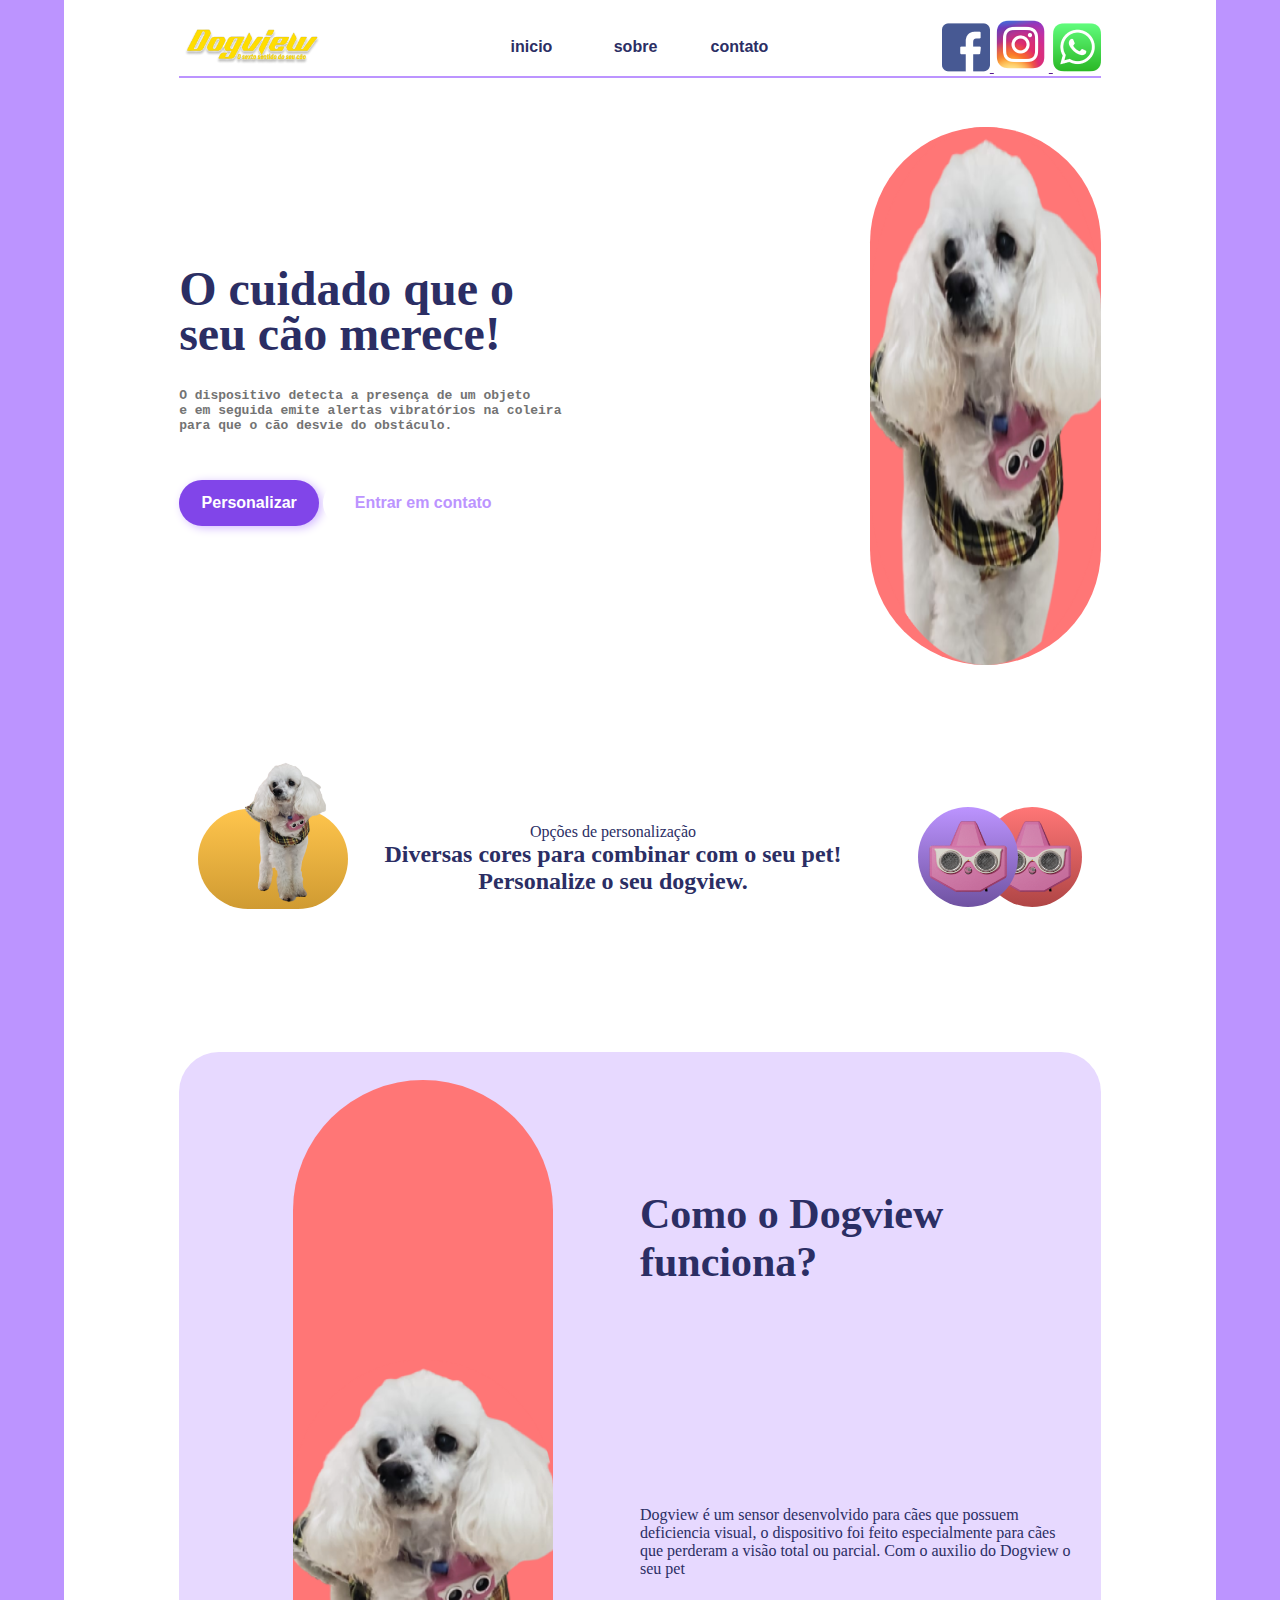
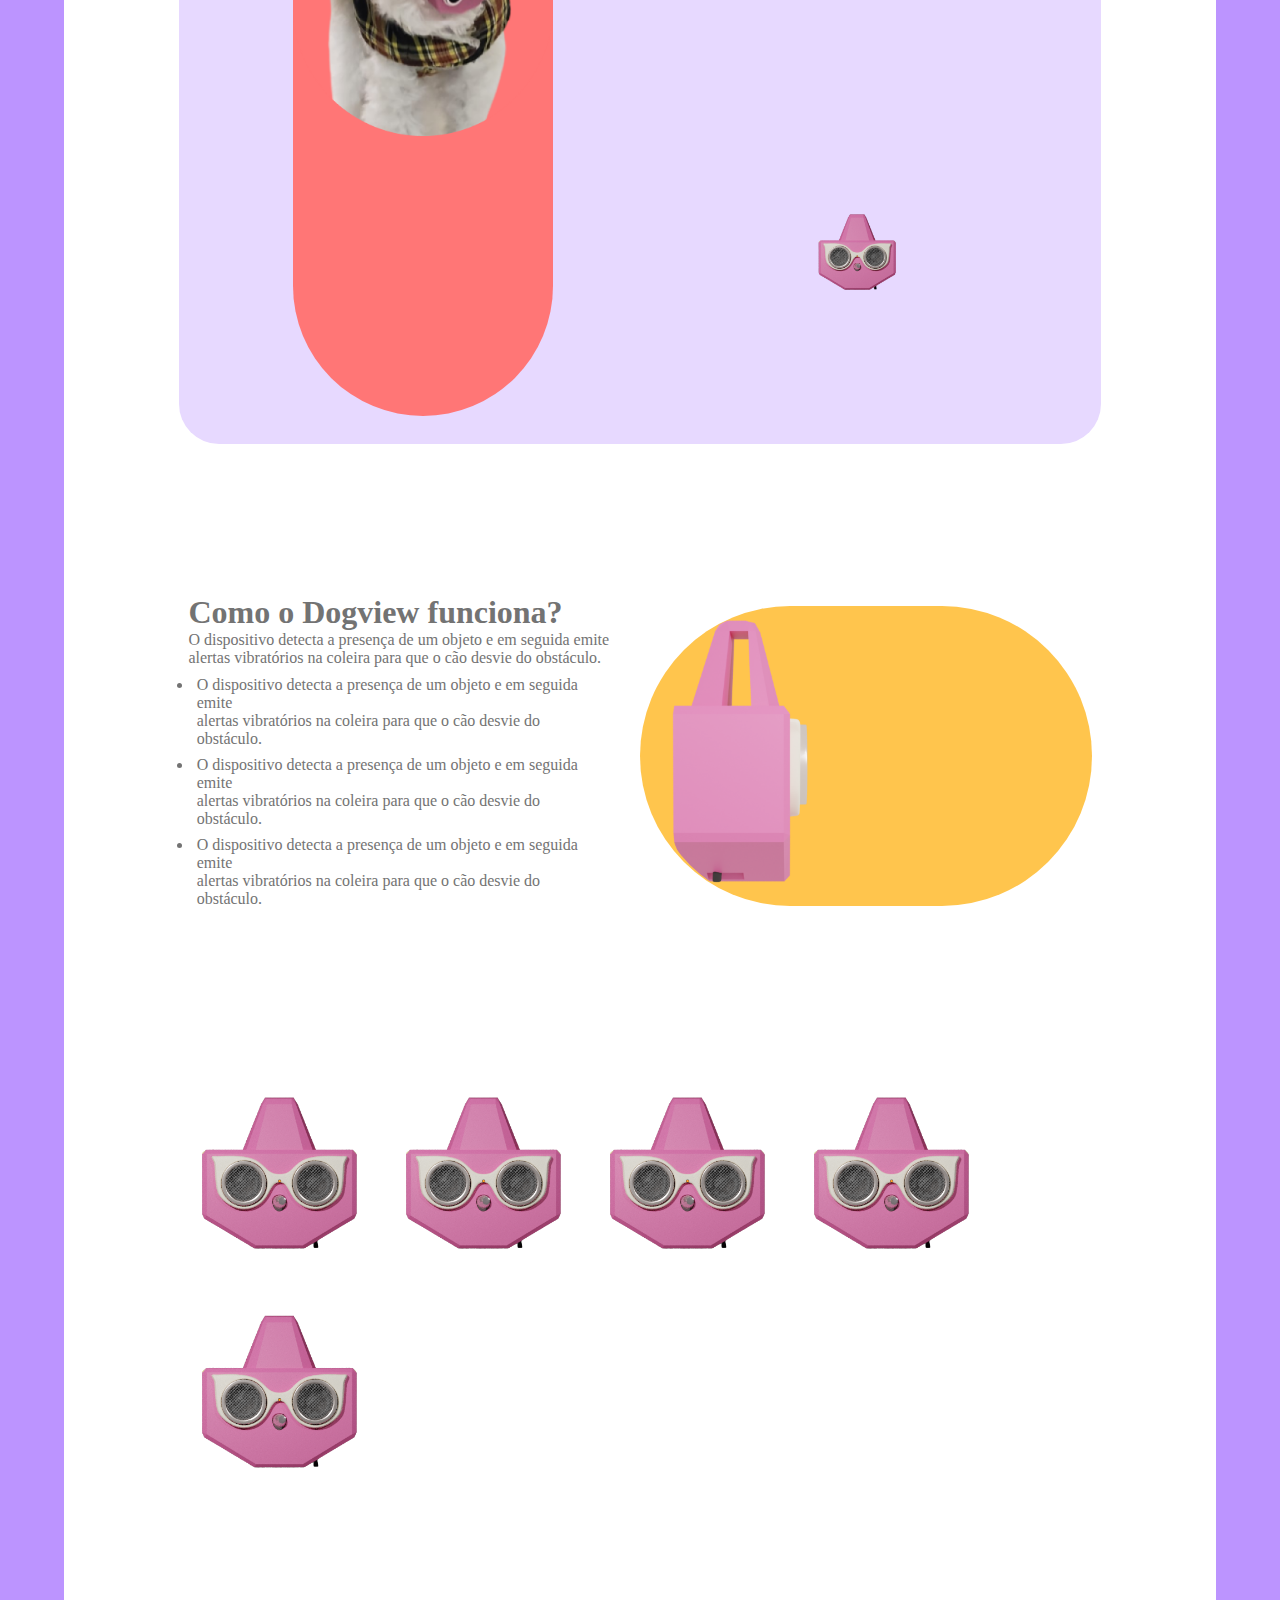
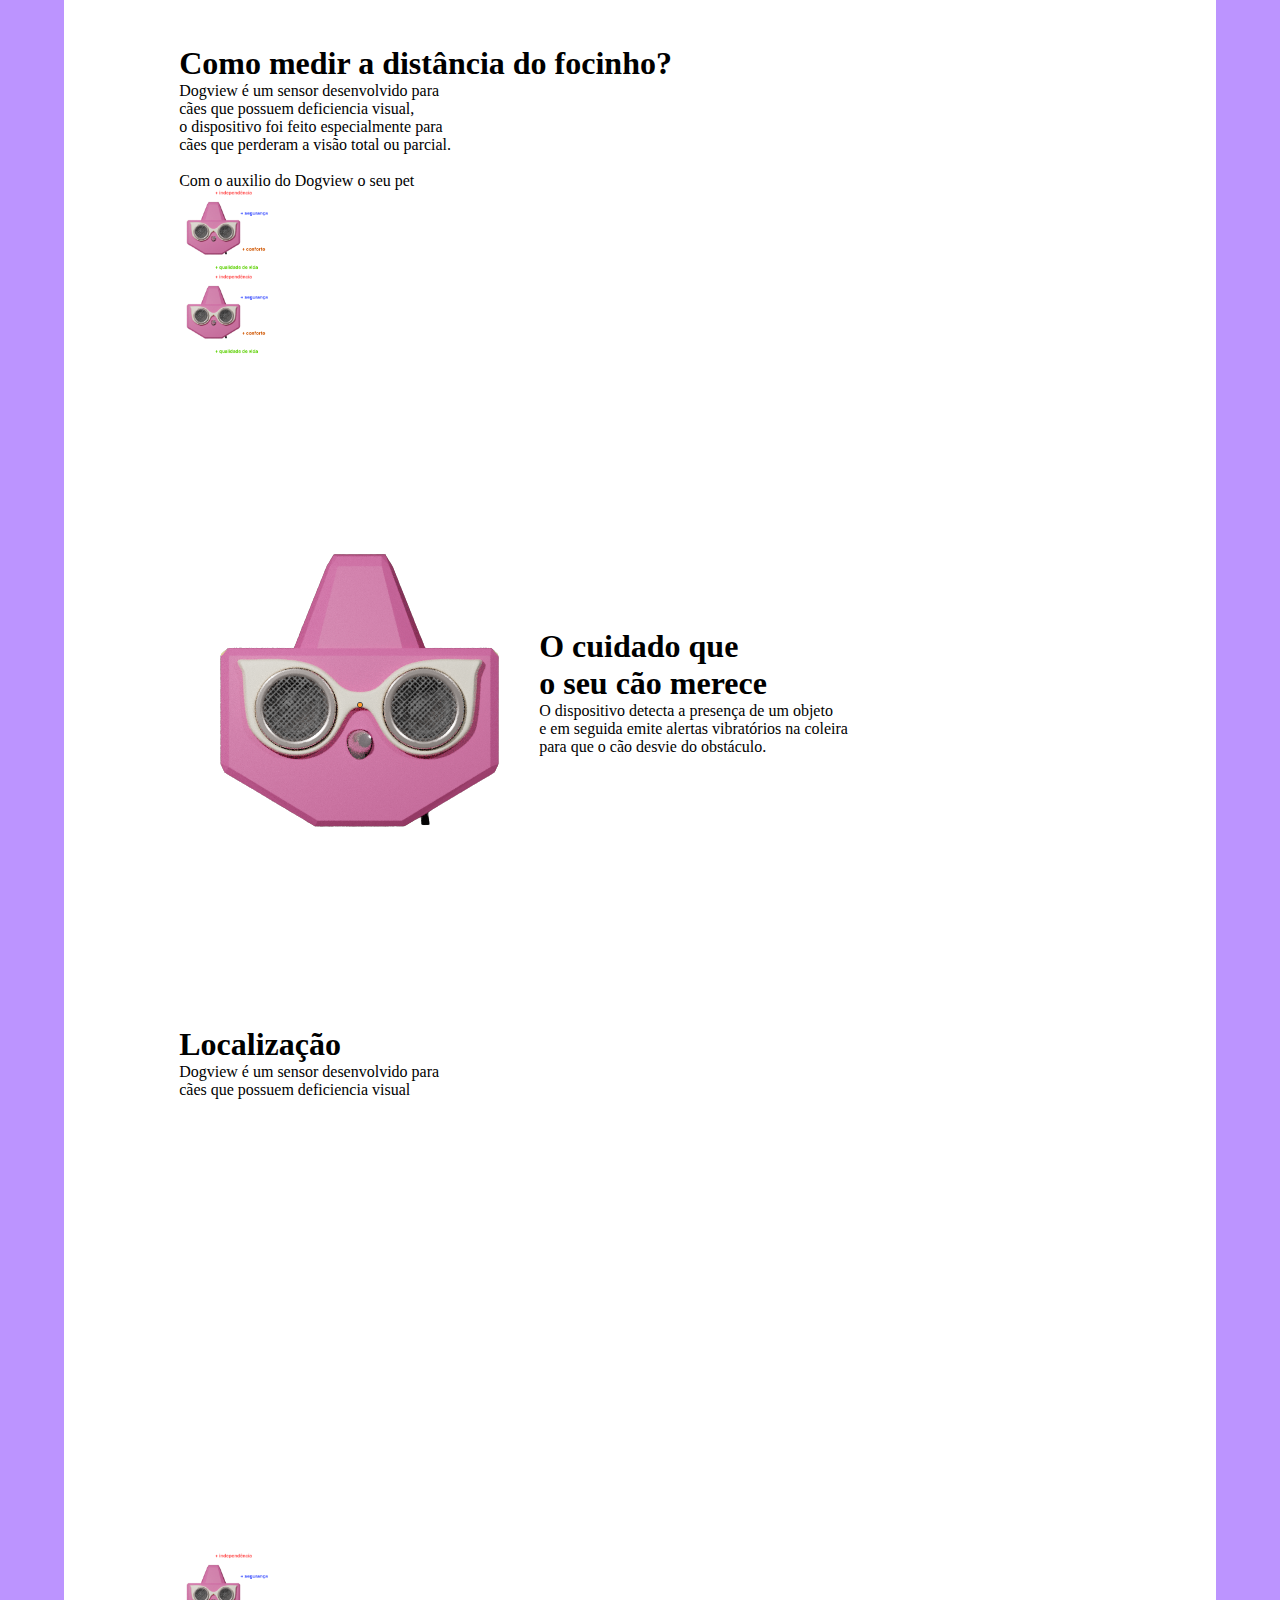
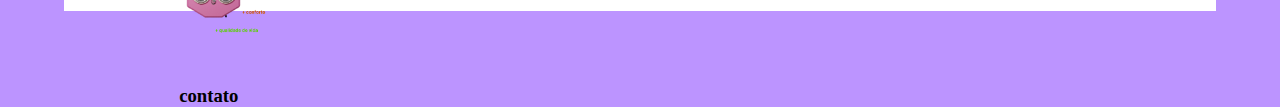
<file: index.html>
<!DOCTYPE html>
<html lang="pt-BR">
<head>
    <meta charset="UTF-8">
    <meta name="viewport" content="width=device-width, initial-scale=1.0">
    <title>DogView</title>
    <meta name="description" content="coleira com sensor para cão cego" >
    <link rel="stylesheet" href="/css/style.css">
</head>
<body>
    <div class="container">

  
    <header>
        <img src="/img/site/logo.png" width="150" alt="">
        <nav>
            <button class="btnMenu">inicio</button>
            <button class="btnMenu">sobre</button>
            <button class="btnMenu">contato</button>
        </nav>
        <div>
            <a href="">
                <img src="/img/site/facebook.png" alt="">
            </a>
            <a href="">
                <img src="/img/site/instagram.png" alt="">
            </a>
            <a href="">
                <img src="/img/site/whatsapp.png" alt="">
            </a>
        </div>

     
       
    </header>

    <main>
        <section class="carousel">
            <div>
                <h1>O cuidado que o <br> seu cão merece!</h1>
                <pre>
O dispositivo detecta a presença de um objeto 
e em seguida emite alertas vibratórios na coleira
para que o cão desvie do obstáculo.
                </pre>
                <div>
                    <button class="btnPersonalizar">Personalizar</button>
                    <button class="btnContato">Entrar em contato</button>
                </div>

            </div>
            <figure>
                <img src="/img/site/albertao.png" alt="">
            </figure>
        </section>

        <!-- MINI TEXTO -->

        <section class="miniTexto">
            <figure>
                <img src="/img/site/albert.png" alt="">
            </figure>
            <div>
                <span>Opções de personalização</span>
                <h2>Diversas cores para combinar com o seu pet! <br> Personalize o seu dogview.</h2>
            </div>
            <div>
                <img width="100" src="/img/dogview/dogview.png" alt="">
                <img width="100" src="/img/dogview/dogview.png" alt="">
            </div>
        </section>

        <!-- SOBRE -->

        <section class="sobre1">
            <div>
                <figure>
                    <img src="/img/site/albertao.png" alt="">
                </figure>
            </div>
            <div>
                <h1>Como o Dogview funciona?</h1>
                <p>Dogview é um sensor desenvolvido para
                cães que possuem deficiencia visual,
                o dispositivo foi feito especialmente para
                cães que perderam a visão total ou parcial. 
                Com o auxilio do Dogview o seu pet</p>
                <img width="100" src="/img/dogview/dogview.png" alt="">
            </div>
        </section>

        <!-- DETALHES -->

        <section class="detalhes">
            <div>
                <h1>Como o Dogview funciona?</h1>
                <p>O dispositivo detecta a presença de um objeto e em seguida emite <br> alertas 
                vibratórios na coleira para que o cão desvie do obstáculo.</p>
                <ul>
                    <li>O dispositivo detecta a presença de um objeto e em seguida emite <br>
                         alertas vibratórios na coleira para que o cão desvie do obstáculo.
                    </li>
                    <li>O dispositivo detecta a presença de um objeto e em seguida emite <br>
                        alertas vibratórios na coleira para que o cão desvie do obstáculo.
                   </li>
                   <li>O dispositivo detecta a presença de um objeto e em seguida emite <br>
                    alertas vibratórios na coleira para que o cão desvie do obstáculo.
               </li>
                </ul>
            </div>
            <figure>
                <img src="/img/site/lado.png"  alt="">
            </figure>
        </section>

        <!-- ITENS -->

        <section>
            <img width="200" src="/img/dogview/dogview.png" alt="">
            <img width="200" src="/img/dogview/dogview.png" alt="">
            <img width="200" src="/img/dogview/dogview.png" alt="">
            <img width="200" src="/img/dogview/dogview.png" alt="">
            <img width="200" src="/img/dogview/dogview.png" alt="">
        </section>

        <!-- SOBRE -->

        <section class="sobre">
            <div>
                <h1>Como medir a distância do focinho?</h1>
                <p>Dogview é um sensor desenvolvido para<br>
                cães que possuem deficiencia visual,<br>
                o dispositivo foi feito especialmente para<br>
                cães que perderam a visão total ou parcial. 
                <br>
                <br>
                Com o auxilio do Dogview o seu pet <br>
                <img width="100" src="/img/site/sobre.png" alt="">
            </div>
            <img width="100" src="/img/site/sobre.png" alt="">
        </section>

        <!-- CUIDADO -->

        <section class="cuidado">
            <img src="/img/dogview/dogview.png" alt="">
            <div>
                <h1>O cuidado que <br> o seu cão merece</h1>
                <p>O dispositivo detecta a presença de um objeto <br>
                e em seguida emite alertas vibratórios na coleira <br>
                para que o cão desvie do obstáculo.</p>
            </div>
        </section>

        <!-- LOCALIZAÇÃO -->

        <section class="sobre">
            <div>
                <h1>Localização</h1>
                <p>Dogview é um sensor desenvolvido para<br>
                cães que possuem deficiencia visual </p>
                <iframe src="https://www.google.com/maps/embed?pb=!1m18!1m12!1m3!1d110529.04329165728!2d-51.341407299041755!3d-30.035922499683824!2m3!1f0!2f0!3f0!3m2!1i1024!2i768!4f13.1!3m3!1m2!1s0x951979b4f2a3af43%3A0x943c359db28382b2!2sLiguelista%20Produtos%20e%20Servi%C3%A7os.%20Marketing%20Digital%2C%20Otimiza%C3%A7%C3%A3o%20de%20Palavras%20Chave%2C%20Cria%C3%A7%C3%A3o%20de%20Sites%20e%20Google%20Meu%20Neg%C3%B3cio%20Maps!5e0!3m2!1spt-BR!2sbr!4v1655424355119!5m2!1spt-BR!2sbr" width="600" height="450" style="border:0;" allowfullscreen="" loading="lazy" referrerpolicy="no-referrer-when-downgrade"></iframe>
            </div>
            <img width="100" src="/img/site/sobre.png" alt="">
        </section>
    </main>
    <footer>
        <h3>contato</h3>

    </footer>
</div>
</body>
</html>
</file>
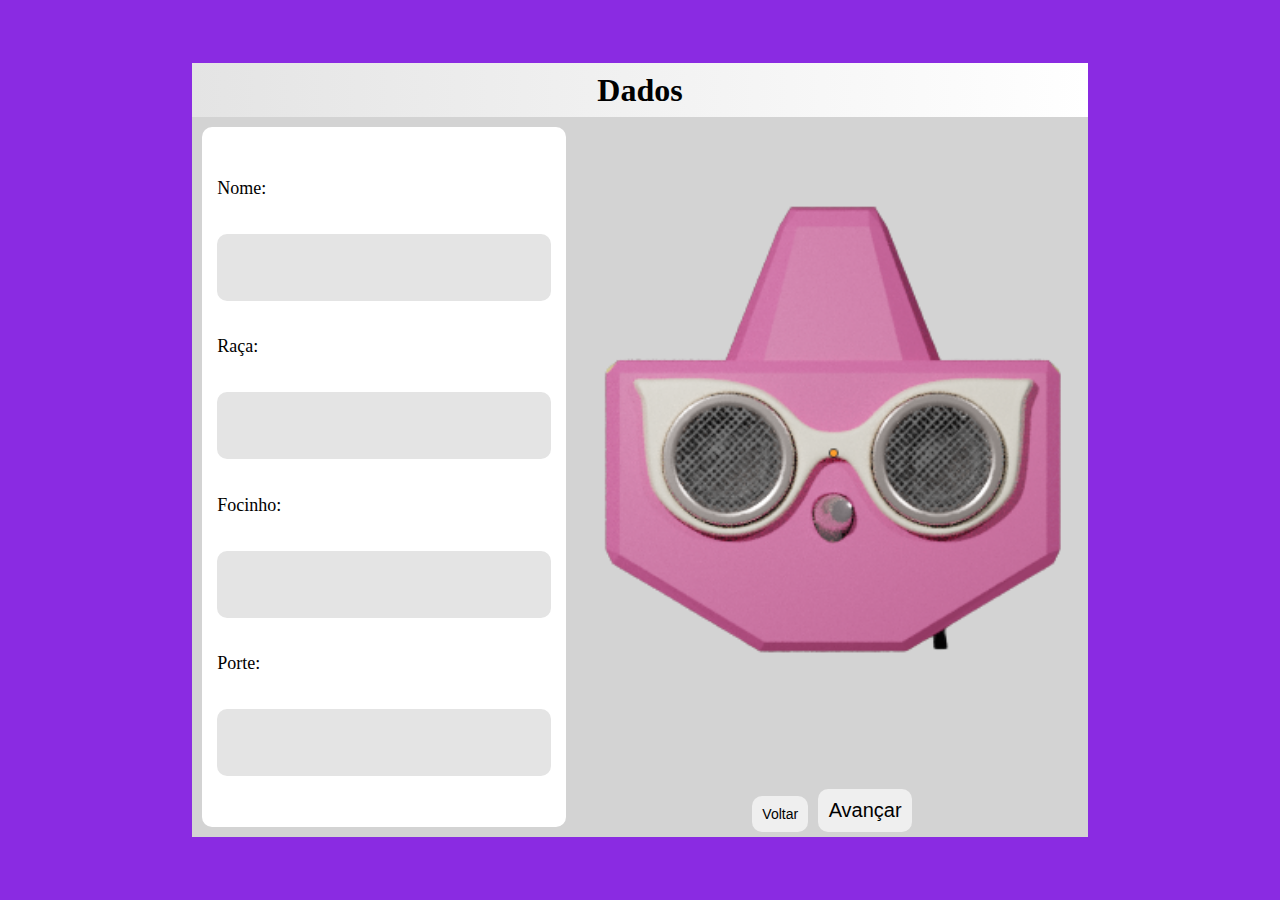
<file: dados.html>
<!DOCTYPE html>
<html lang="pt-BR">
<head>
    <meta charset="UTF-8">
    <meta name="viewport" content="width=device-width, initial-scale=1.0">
    <title>DogView</title>
    <meta name="description" content="coleira com sensor para cão cego" >
    <link rel="stylesheet" href="/css/dados.css">
</head>
<body>
    <section class="dadosContainer">

        <div class="titulo">
            <h1>Dados</h1>
        </div>

        <div class="dados">
            <label>Nome:</label>
            <input type="text" name="" id="">

            <label>Raça:</label>
            <input type="text" name="" id="">

            <label>Focinho:</label>
            <input type="text" name="" id="">

            <label>Porte:</label>
            <input type="text" name="" id="">
        </div>

        <figure class="image">
            <img src="/img/dogview/dogview.png" alt="imagem do dogview">
        </figure>
        <nav class="menu">
            <button class="btn btnVoltar">Voltar</button>
            <button class="btn btnAvancar" onclick="window.location.href='personalizacao.html'">Avançar</button>
        </nav>

    </section>
    
</body>
</html>
</file>
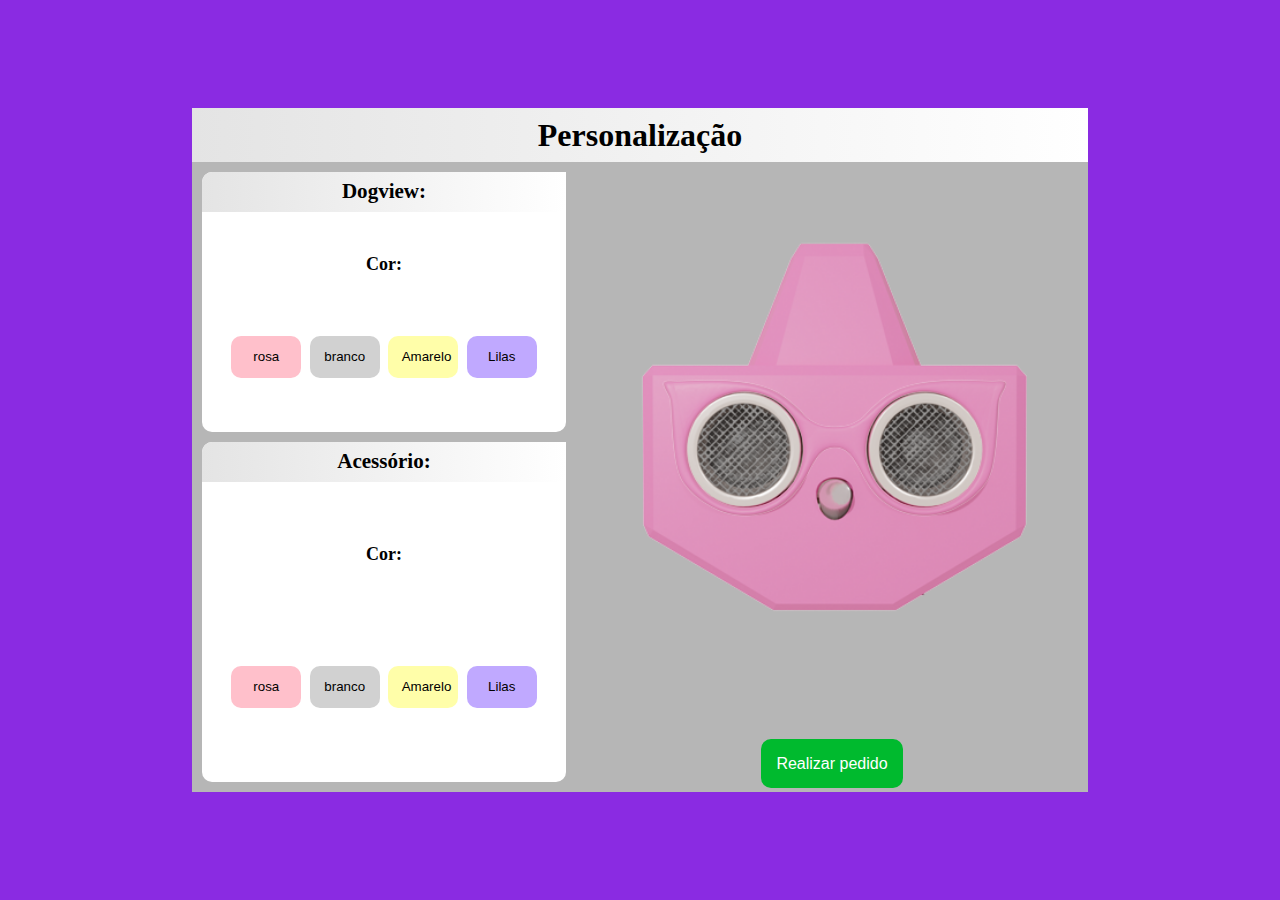
<file: personalizacao.html>
<!DOCTYPE html>
<html lang="pt-BR">
<head>
    <meta charset="UTF-8">
    <meta name="viewport" content="width=device-width, initial-scale=1.0">
    <title>DogView</title>
    <meta name="description" content="coleira com sensor para cão cego" >
    <link rel="stylesheet" href="/css/personalizacao.css">
</head>
<body>
    <section class="personalizacaoContainer">
        <div class="titulo">
            <h1>Personalização</h1>
        </div>

            <div class="personalizacao">
                <h3>Dogview:</h3>
                <div class="containerBTN">
                    <h4>Cor:</h4>
                    <div class="cores">
                        <button class="colorBTN dogviewRosa rosa">rosa</button>
                        <button class="colorBTN dogviewBranco branco">branco</button>
                        <button class="colorBTN dogviewAmarelo amarelo">Amarelo</button>
                        <button class="colorBTN dogviewLilas lilas">Lilas</button>

                        <!--
                        <button class="colorBTN dogviewVerde verde">verde</button>
                        <button class="colorBTN dogviewAzul azul">azul</button>
                        <button class="colorBTN dogviewCinza cinza">Cinza</button>
                        -->
                    
                    </div>
                </div>
           
            </div>
    
            <div class="personalizacao2">
                <h3>Acessório:</h3>
                <div class="containerBTN">
                    <h4>Cor:</h4>
                    <div class="cores">
                        <button class="colorBTN oculosRosa rosa">rosa</button>
                        <button class="colorBTN oculosBranco branco">branco</button>
                        <button class="colorBTN oculosAmarelo amarelo">Amarelo</button>
                        <button class="colorBTN oculosLilas lilas">Lilas</button>
                
                        <!--
                        <button class="colorBTN oculosVerde verde">verde</button>
                        <button class="colorBTN oculosAzul azul">azul</button>
                        <button class="colorBTN oculosCinza cinza">preto</button>
                        -->

                    </div>
                    <!--
              <h4>Modelo:</h4>
                    <div class="modelo">
                        <div>
                            <button class="rosa">--</button>
                            <input type="text" name="" id="">
                            <button class="rosa">+</button>
                        </div>
                    </div>
                    -->
      

                </div>
             
            </div>



        <figure class="image">
            <img class="dogview" src="/img/dogview/dogviewRosa.png" alt="imagem do dogview">
            <img class="oculos" src="/img/oculos/oculosGatinhoRosa.png" alt="imagem do dogview">
        </figure>
        <nav class="menu">
            <!--
<button class="btn btnVoltar" onclick="window.location.href='index.html'">Voltar</button>
            -->
            
            <button onclick="enviar()" class="btn btnAvancar">Realizar pedido</button>
        </nav>

    </section>
    <script src="/dogview.js"></script>
    
</body>
</html>
</file>
<file: css/style.css>
/*
    cinza escuro: D3D3D3
*/
*{
    margin: 0;
    box-sizing: border-box;
}
.container{
    display: flex;
    flex-direction: column;
    background-color: white;
    padding: 0 10%;
    gap: 1%;
}
body{
    display: grid;
    height: 100vh;
    grid-template-columns: 100%;
    grid-template-rows: auto 1fr auto;
    grid-template-areas: 
    "header"
    "main"
    "footer";
    background-color: #BC94FF;
    padding: 0 5%;

}

/* HEADER */

header{
    grid-area: header;
    display: flex;
    justify-content: space-between;
    align-items: center;
    padding: 2% 0 0 0;
    flex-wrap: wrap;
    border-bottom: #BC94FF solid 2px;
}

.btnMenu{
    color: #2B2E64;
    font-weight: 600;
    border: none;
    border-radius: 10px;
    width: 100px;
    padding: 3%;
    font-size: 16px;
    background-color: white;

}
.btnMenu:hover {
    opacity: .5;
    cursor: pointer;
    
}


main{
    grid-area: main;
    display: flex;
    flex-direction: column;
    gap: 3%;
}

/* CAROUSEL */

.carousel{
    display: flex;
    justify-content: space-between;
    align-items: center;
    display: flex;
    height: 100vh;
}
.carousel > div{
    display: flex;
    flex-direction: column;
    justify-content: center;
    height: 10vh;
    gap: 6%;
    width: 50%;
    height: 100%;
}
.carousel > div > pre {
    color: #737373;
    font-weight: 600;
}
.carousel >  div > h1 {
    color: #2B2E64;

    font-size: 48px;
    line-height: 45px;
}
.carousel > figure {
    background-color: #FF7676;
    border-radius: 150px;
    width: 25%;
    height: 100%;
}
.carousel img {
    width: 100%;
    height: 100%;
}

.btnPersonalizar{
    color: white;
    font-weight: 600;
    border: none;
    border-radius: 40px;
    width: 140px;
    padding: 3%;
    font-size: 16px;
    background-color: #8145e9;
    box-shadow: 3px 2px 10px #d2b9ff;
}
.btnPersonalizar:hover{
    opacity: .5;
    cursor: pointer;
}
.btnContato{
    color: #BC94FF;
    font-weight: 600;
    border: none;
    border-radius: 40px;
    width: 200px;
    padding: 3%;
    font-size: 16px;
    background-color: white;
}
.btnContato:hover{
    opacity: .5;
    cursor: pointer;
}
/* MINI TEXTO */

.miniTexto{
    display: flex;
    justify-content: space-around;
    align-items: center;
    color: #2B2E64;
    text-align: center;
}
.miniTexto > figure{
    background-image: linear-gradient(#FFC54D, #c58403d0);
    border-radius: 50px;
    width: 150px;
    height: 100px;
}
.miniTexto > figure > img{
    border-radius: 50px;
    position: relative;
    width: 100px;
    bottom: 70px;
    left: 20px;

}
.miniTexto > div > img:nth-child(1){
    background-image: linear-gradient(#BC94FF, #6f52a1);
    position: relative;
    left: 40px;
    border-radius: 50px;
    width: 100px;
    height: 100px;
}
.miniTexto > div > img:nth-child(2){

    background-image: linear-gradient(#FF7676, #af4545);
    border-radius: 50px;
    width: 100px;
    height: 100px;
}

/* SOBRE */

.sobre1{
    display: flex;
    background-color: #e7d9ff;
    border-radius: 40px;
    color: #2B2E64;
    height: 180vh;
    padding: 3%;
}


.sobre1 div{
    display: flex;
    flex-direction: column;
    justify-content: space-around;
    align-items: center;
    width: 50%;
}
.sobre1 > div > h1{
    font-size: 42px;
}
.sobre1 div:nth-child(1){
    width: 50%;
    height: 100%;
}
.sobre1 div:nth-child(2){

    width: 50%;
    height: 100%;
}

.sobre1 > div > figure {
    background-color: #FF7676;
    border-radius: 150px;
    width: 60%;
    height: 100%;
    display: flex;
    align-items: center;
}
.sobre1 > div > figure > img{
    width: 100%;
}


/* DETALHES */

.detalhes{
    display: flex;
    justify-content: space-between;
    align-items: center;
    padding: 1%;
    color: #737373;
}
.detalhes > figure{
    background-color: #FFC54D;
    border-radius: 200px;
    width: 50%;
    height: 300px;
    display: flex;
    justify-content: space-between;
    align-items: center;
    padding: 1%;
}
.detalhes > figure > img{
    position: relative;
    border-radius: 200px;
    height: 300px;
}
.detalhes ul{
    display: flex;
    flex-direction: column;
    justify-content: space-evenly;
    align-items: center;
    padding: 1%;
}
.detalhes ul > li{
    padding: 1%;
}


.cuidado{
    display: flex;
    justify-content: start;
    align-items: center;
}
.personalizacao{
    display: flex;
    justify-content: space-evenly;
    align-items: center;
    flex-direction: column;
    padding: 1%;
    height: 100vh;
}
.personalizacaoContent{
    display: flex;
    justify-content: space-between;
    align-items: center;
    font-size: 24px;
    gap: 1%;
    color: #fdfdfd;
    flex-wrap: wrap;
}
.personalizacaoContent > img{
    width: 50%;
 }
footer{
    grid-area: footer;
    display: flex;
}
</file>
<file: css/dados.css>
/*
    cinza escuro: D3D3D3
*/
*{
    margin: 0;
    box-sizing: border-box;
}
body{
    display: flex;
    height: 100vh;
    justify-content: center;
    align-items: center;
    background-color: blueviolet;
}

.dadosContainer{
    display: grid;
    background-color: #D3D3D3;
    grid-template-columns: 30vw 40vw;
    grid-template-rows: 6vh 70vh 10vh;
    grid-template-areas: 
    "titulo titulo"
    "dados foto"
    "dados menu";
}
@media (max-width: 35em) {
    .dadosContainer{
        display: grid;
        background-color: #D3D3D3;
        grid-template-columns: 100vw;
        grid-template-rows: 45vh 5vh 40vh 10vh;
        grid-template-areas: 
        "foto"
        "titulo"
        "dados"
        "menu";
    }
}

.titulo{
    display: flex;
    grid-area: titulo;
    background-image: linear-gradient(90deg, rgb(228, 228, 228), white);
    justify-content: center;  
    align-items: center;

}
.dados{
    grid-area: dados;
    display: flex;
    flex-direction: column;
    justify-content: space-evenly;
    align-items: left;
    background-color: white;
    padding: 4%;
    font-size: 18px;
    margin: 10px;
    border-radius: 10px;
}
input{
    height: 10%;
    border: none;
    border-radius: 10px;
    background-color: rgb(228, 228, 228);
    padding: 5%;
    
}
.image{
    display: flex;
    grid-area: foto;
    justify-content: center;
}
.dogview{
    position: relative;
}
.oculos{
    position: absolute;
}
.menu{
    grid-area: menu;
    display: flex;
    justify-content: center;
    align-items: flex-end;
}
.btnAvancar{
    border: none;
    border-radius: 10px;
    padding: 2%;
    margin: 5px 5px;
    font-size: 20px;
}
.btnVoltar{
    border: none;
    border-radius: 10px;
    padding: 2%;
    margin: 5px 5px;
    font-size: 14px;
}
.btn{
    transition: .3s;
}
.btn:hover{
    border: solid 1px blueviolet;
    box-shadow: 2px 2px 5px blueviolet;
}
.btn:active{
    color: blueviolet;
    background-color: white;

}
</file>
<file: css/personalizacao.css>
/*
    cinza escuro: D3D3D3
*/
*{
    margin: 0;
    box-sizing: border-box;
}
body{
    display: flex;
    height: 100vh;
    justify-content: center;
    align-items: center;
    background-color: blueviolet;
}

.personalizacaoContainer{
    display: grid;
    background-color: #b6b6b6;
    grid-template-columns: 30vw 40vw;
    grid-template-rows: 6vh 30vh 10vh 20vh 10vh;
    grid-template-areas: 
    "titulo titulo"
    "personalizacao foto"
    "personalizacao2 foto"
    "personalizacao2 foto"
    "personalizacao2 menu";
}
@media (max-width: 35em) {
    .personalizacaoContainer{
        display: grid;
        background-color: #D3D3D3;
        grid-template-columns: 100vw;
        grid-template-rows: 32vh 6vh 28vh 28vh 6vh;
        grid-template-areas: 
        "foto"
        "titulo"
        "personalizacao"
        "personalizacao2"
        "menu";
    }
}

.titulo{
    display: flex;
    grid-area: titulo;
    background-image: linear-gradient(90deg, rgb(228, 228, 228), white);
    justify-content: center;  
    align-items: center;

}

.personalizacao{
    grid-area: personalizacao;
    display: flex;
    flex-direction: column;
    justify-content: space-between;
    align-items: left;
    background-color: white;
    font-size: 18px;
    border-radius: 10px;
    margin: 10px 10px 0 10px;
    padding-bottom: 5%;
    z-index: 1;
}
.containerBTN{
    display: flex;
    flex-direction: column;
    justify-content: space-around;
    height: 100vh;
    padding: 1%;
    font-size: 18px;
    border-radius: 10px;
    margin: 10px 10px 0 10px;
    text-align: center;
}

.personalizacao2{
    grid-area: personalizacao2;
    display: flex;
    flex-direction: column;
    justify-content: space-between;
    align-items: left;
    background-color: white;
    font-size: 18px;
    border-radius: 10px;
    margin: 10px;
    padding-bottom: 5%;
    z-index: 1;
}

input{
    height: 10%;
    border: none;
    border-radius: 10px;
    background-color: rgb(228, 228, 228);
    padding: 5%;
    
}
.image{
    display: flex;
    grid-area: foto;
    justify-content: center;

    align-items: center;
}


.dogview{
    position: absolute;
    width: 60%;

}
.oculos{
    position: absolute;
    width: 60%;
}
.menu{
    grid-area: menu;
    display: flex;
    justify-content: center;
    align-items: flex-end;
}
.btnAvancar{
    color: white;
    border: none;
    border-radius: 10px;
    padding: 3%;
    margin: 4px 4px;
    font-size: 16px;
    background-color: rgb(0, 186, 46);
}
.btnVoltar{
    border: none;
    border-radius: 10px;
    padding: 2%;
    margin: 5px 5px;
    font-size: 14px;
}
.btn{
    transition: .3s;
}
.btn:hover{
    border: solid 1px blueviolet;
    box-shadow: 2px 2px 5px blueviolet;
}
.btn:active{
    color: blueviolet;
    background-color: white;

}
.cores{
    justify-content: space-between;
}

.colorBTN{
    margin: 2px;
    padding: 4%;
    width: 70px;
}
.colorBTN:active{
    opacity: 0.5;
}
@media (max-width: 60em) {
    .colorBTN{
        padding: 2%;
    }
    
}
.rosa{
    background-color: pink;
    border: none;
    border-radius: 10px;
    
}
.branco{
    background-color: rgb(209, 209, 209);
    border: none;
    border-radius: 10px;
    
}
.verde{
    background-color: rgb(220, 255, 192);
    border: none;
    border-radius: 10px;
    
}
.azul{
    background-color: rgb(192, 230, 255);
    border: none;
    border-radius: 10px;
    
}
.cinza{
    background-color: rgb(97, 97, 97);
    border: none;
    border-radius: 10px;
    
}
.amarelo{
    background-color: rgb(255, 254, 169);
    border: none;
    border-radius: 10px;
}
.lilas{
    background-color: rgb(192, 169, 255);
    border: none;
    border-radius: 10px;
}

h3{
    display: flex;
    grid-area: titulo;
    background-image: linear-gradient(90deg, rgb(228, 228, 228), white);
    justify-content: center;  
    align-items: center;
    border-radius: 10px 0;
    padding: 2%;
}


@media print {
    body * {
      visibility: hidden;
    }
    .image * {
      visibility: visible;
    }
    .image {
      position: relative;
      left: 0;
      top: 600px;
    }
    .image {
        transform: scale(4);
      }
  }
</file>
